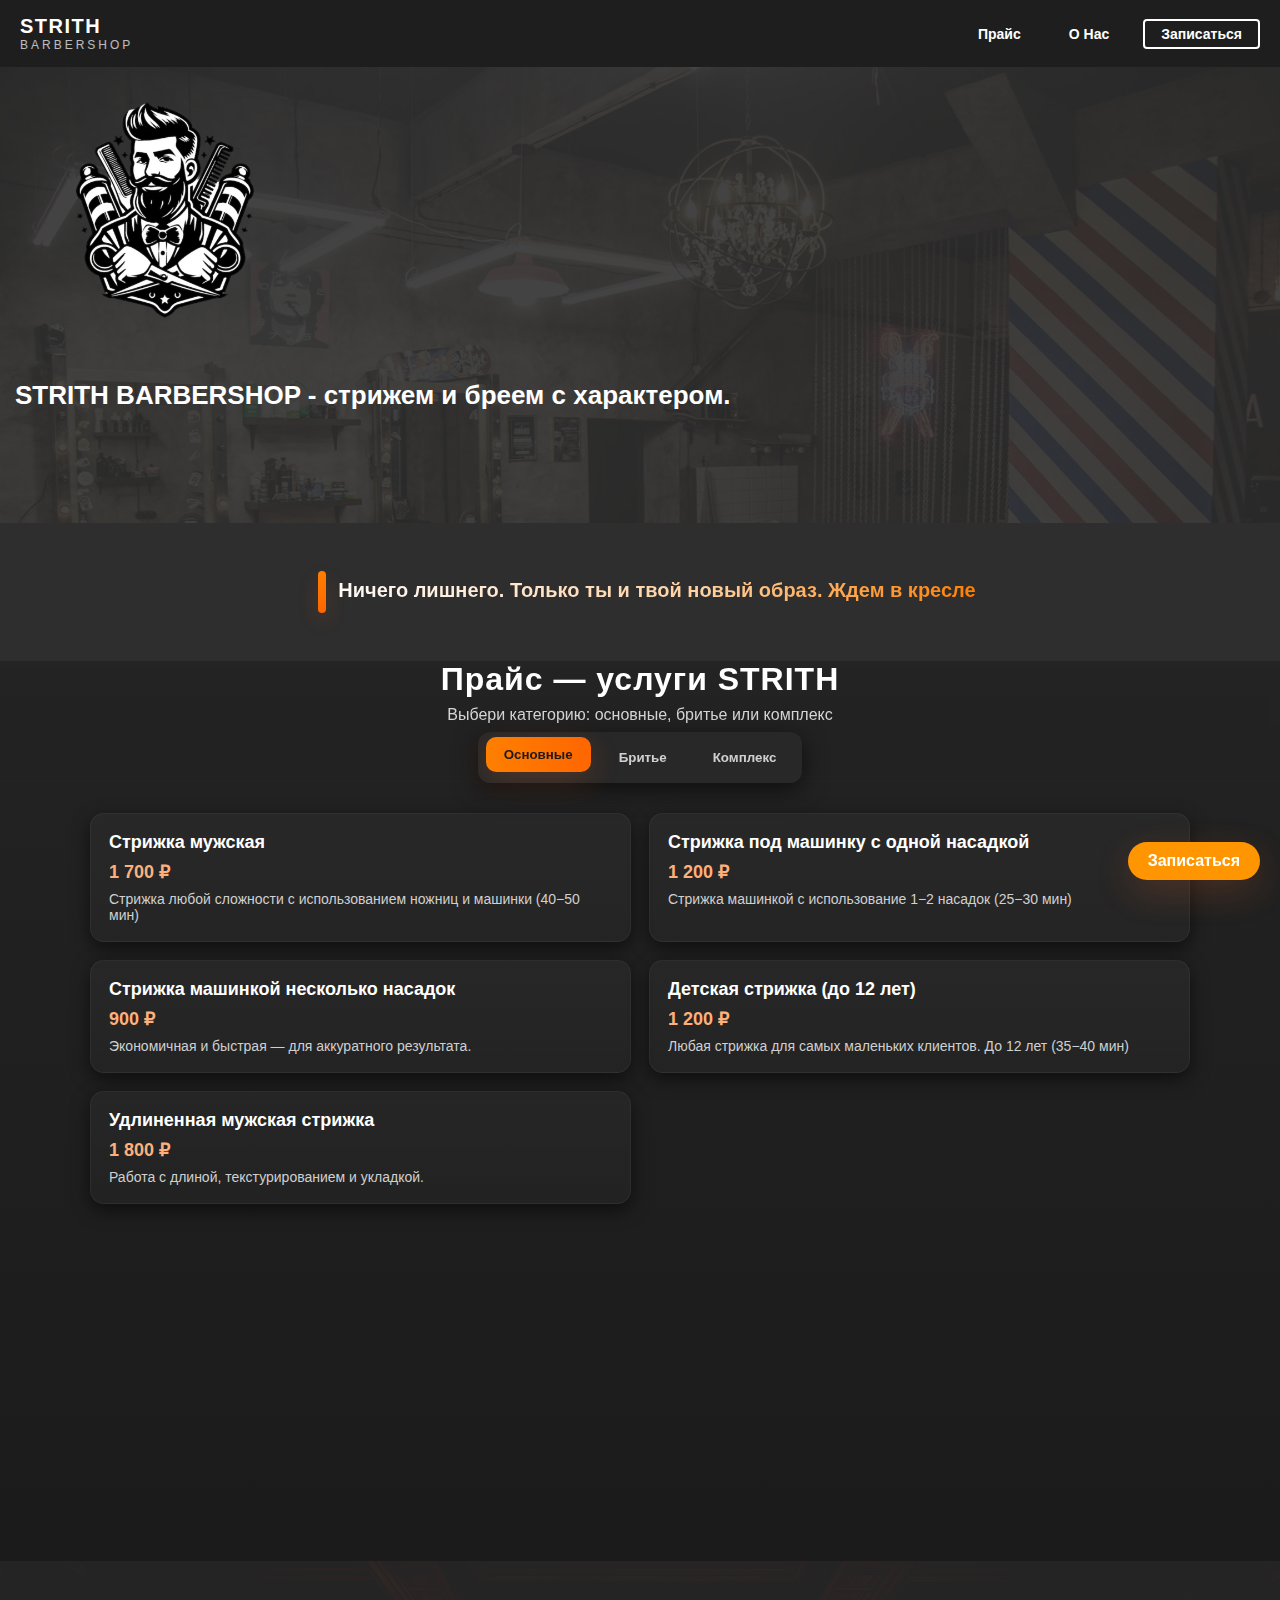
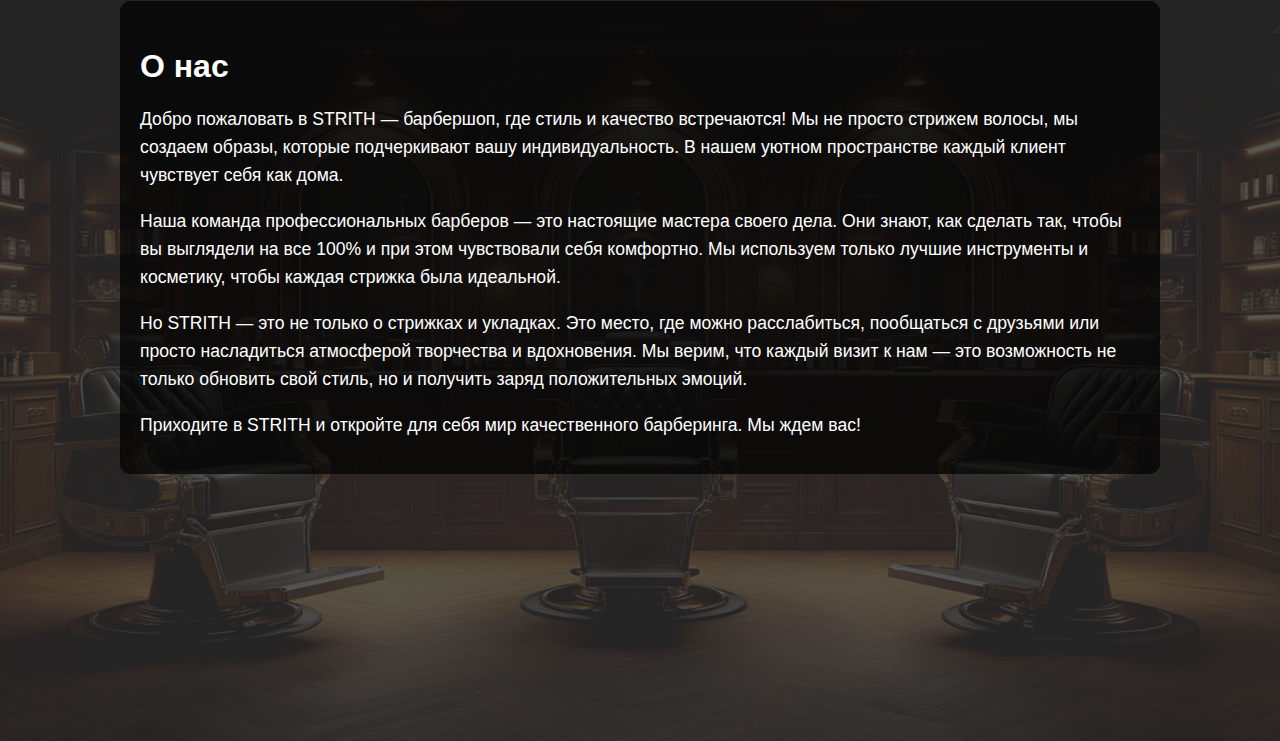
<file: index.html>
<!DOCTYPE html>
<html lang="ru">
<head>
  <meta charset="UTF-8" />
  <meta name="viewport" content="width=device-width, initial-scale=1" />
  <title>STRITH BARBERSHOP</title>
  <link rel="stylesheet" href="style.css" />
</head>
<body>

  <header>
    <div class="logo">
      STRITH
      <small>BARBERSHOP</small>
    </div>
    <nav>
      <a href="#price ">Прайс</a>
      <a href="#about">О Нас</a>
       <a href="book.html" class="booking"id="bookingModal">Записаться</a>
    </nav>
  </header>
<div class="banner">
  <img src="12.jpg" alt="Фон" class="background" />
  <div class="content">
    <img src="222.png" alt="Логотип" class="logo" />
    <div class="text">
      <h1>STRITH BARBERSHOP - стрижем и бреем с характером.</h1>
      <div class="animated-text">
  <p>✂️ Безупречные стрижки.</p>
  <p>🧔 Оформление бороды.</p>
  <p>🥃 Правильная атмосфера и сервис.</p>

</div>

    </div>
    
  </div>
    
</div>
<section class="tagline-block">
  <div class="tagline-wrap">
    <p class="tagline">Ничего лишнего. Только ты и твой новый образ. Ждем в кресле</p>
  </div>
</section>

 <main id="price" class="price-page">
    <section class="price-hero">
      <div class="hero-inner">
        <h1>Прайс — услуги STRITH</h1>
        <p class="subtitle">Выбери категорию: основные, бритье или комплекс</p>

        <div class="tabs" role="tablist" aria-label="Категории услуг">
          <button class="tab-btn active" data-target="main" role="tab" aria-selected="true">Основные</button>
          <button class="tab-btn" data-target="shave" role="tab">Бритье</button>
          <button class="tab-btn" data-target="combo" role="tab">Комплекс</button>
        </div>
      </div>
    </section>

    <section class="price-content">
      <div class="tab-content" id="main">
        <div class="price-grid">
          <article class="service-card">
            <h3>Стрижка мужская</h3>
            <div class="price">1 700 ₽</div>
            <p class="desc">Стрижка любой сложности с использованием ножниц и машинки (40−50 мин)</p>
          </article>

          <article class="service-card">
            <h3>Стрижка под машинку с одной насадкой</h3>
            <div class="price">1 200 ₽</div>
            <p class="desc">Стрижка машинкой с использование 1−2 насадок (25−30 мин)</p>
          </article>

          <article class="service-card">
                        <h3>Стрижка машинкой несколько насадок</h3>
            <div class="price">900 ₽</div>
            <p class="desc">Экономичная и быстрая — для аккуратного результата.</p>
          </article>

          <article class="service-card">
            <h3>Детская стрижка (до 12 лет)</h3>
            <div class="price">1 200 ₽</div>
            <p class="desc">Любая стрижка для самых маленьких клиентов. До 12 лет (35−40 мин)</p>
          </article>

          <article class="service-card">
            <h3>Удлиненная мужская стрижка</h3>
            <div class="price">1 800 ₽</div>
            <p class="desc">Работа с длиной, текстурированием и укладкой.</p>
          </article>
        </div>
      </div>

      <div class="tab-content hidden" id="shave">
        <div class="price-grid">
          <article class="service-card">
            <h3>Моделирование бороды</h3>
            <div class="price">1 100 ₽</div>
            <p class="desc">Придание бороде формы с использованием опасной бритвы. Косметический комплекс по уходу за бородой и кожей (30−40 мин)</p>
          </article>

          <article class="service-card">
            <h3>Стрижка усов и бороды</h3>
            <div class="price">1 000 ₽</div>
            <p class="desc">Подравняем бороду и усы при помощи ножниц и машинки (20-25 мин)</p>
          </article>

          <article class="service-card">
            <h3>Королевское бритьё головы</h3>
            <div class="price">1 700 ₽</div>
            <p class="desc">Полная чистка головы и уход после бритья.</p>
          </article>

          <article class="service-card">
            <h3>Королевское бритьё</h3>
            <div class="price">1 800 ₽</div>
            <p class="desc">Классическое горячее бритьё с применением премиальных средств.</p>
          </article>
        </div>
      </div>

      <div class="tab-content hidden" id="combo">
        <div class="price-grid">
          <article class="service-card">
            <h3>Стрижка отца и сына</h3>
            <div class="price">2 500 ₽</div>
            <p class="desc">60 минут — семейный пакет.</p>
          </article>

          <article class="service-card">
            <h3>Мужская стрижка + камуфляж</h3>
            <div class="price">2 100 ₽</div>
            <p class="desc">60 минут — маскирующие техники и укладка.</p>
          </article>

          <article class="service-card">
            <h3>Стрижка мужская и моделирование бороды</h3>
            <div class="price">2 300 ₽</div>
            <p class="desc">60 минут — полный образ.</p>
          </article>

          <article class="service-card">
            <h3>Стрижка мужская + стрижка усов и бороды</h3>
            <div class="price">2 100 ₽</div>
            <p class="desc">60 минут — полный уход за волосами и бородой.</p>
          </article>

          <article class="service-card">
            <h3>Стрижка друг + друг у одного мастера</h3>
            <div class="price">2 500 ₽</div>
            <p class="desc">Два друга у одного мастера — экономия времени и отличный результат.</p>
          </article>

          <article class="service-card">
            <h3>Моделирование бороды и горячий воск</h3>
            <div class="price">1 500 ₽</div>
            <p class="desc">Сочетание моделирования и горячей депиляции для идеального контура.</p>
          </article>
        </div>
      </div>
    </section>
  </main>

  <!-- фиксированная кнопка записаться -->
 <main id="about" >
 <section class="about-section">
    <div class="about-content">
        <h2>О нас</h2>
        <p>Добро пожаловать в STRITH — барбершоп, где стиль и качество встречаются! Мы не просто стрижем волосы, мы создаем образы, которые подчеркивают вашу индивидуальность. В нашем уютном пространстве каждый клиент чувствует себя как дома.</p>

        <p>Наша команда профессиональных барберов — это настоящие мастера своего дела. Они знают, как сделать так, чтобы вы выглядели на все 100% и при этом чувствовали себя комфортно. Мы используем только лучшие инструменты и косметику, чтобы каждая стрижка была идеальной.</p>

        <p>Но STRITH — это не только о стрижках и укладках. Это место, где можно расслабиться, пообщаться с друзьями или просто насладиться атмосферой творчества и вдохновения. Мы верим, что каждый визит к нам — это возможность не только обновить свой стиль, но и получить заряд положительных эмоций.</p>

        <p>Приходите в STRITH и откройте для себя мир качественного барберинга. Мы ждем вас!</p>
    </div>
</section>
 <a href="book.html" class="floating-book">Записаться</a>
</main>
<script>
  document.querySelectorAll('.tab-btn').forEach(btn=>{
    btn.addEventListener('click', ()=> {
      document.querySelectorAll('.tab-btn').forEach(b=>b.classList.remove('active'));
      btn.classList.add('active');

      const target = btn.dataset.target;
      document.querySelectorAll('.tab-content').forEach(c=>{
        if (c.id === target) c.classList.remove('hidden');
        else c.classList.add('hidden');
      });
    });
  });

  window.addEventListener('DOMContentLoaded', ()=> {
    const first = document.querySelector('.tab-btn');
    if(first) first.click();
  });
</script>
 
</html>
</file>
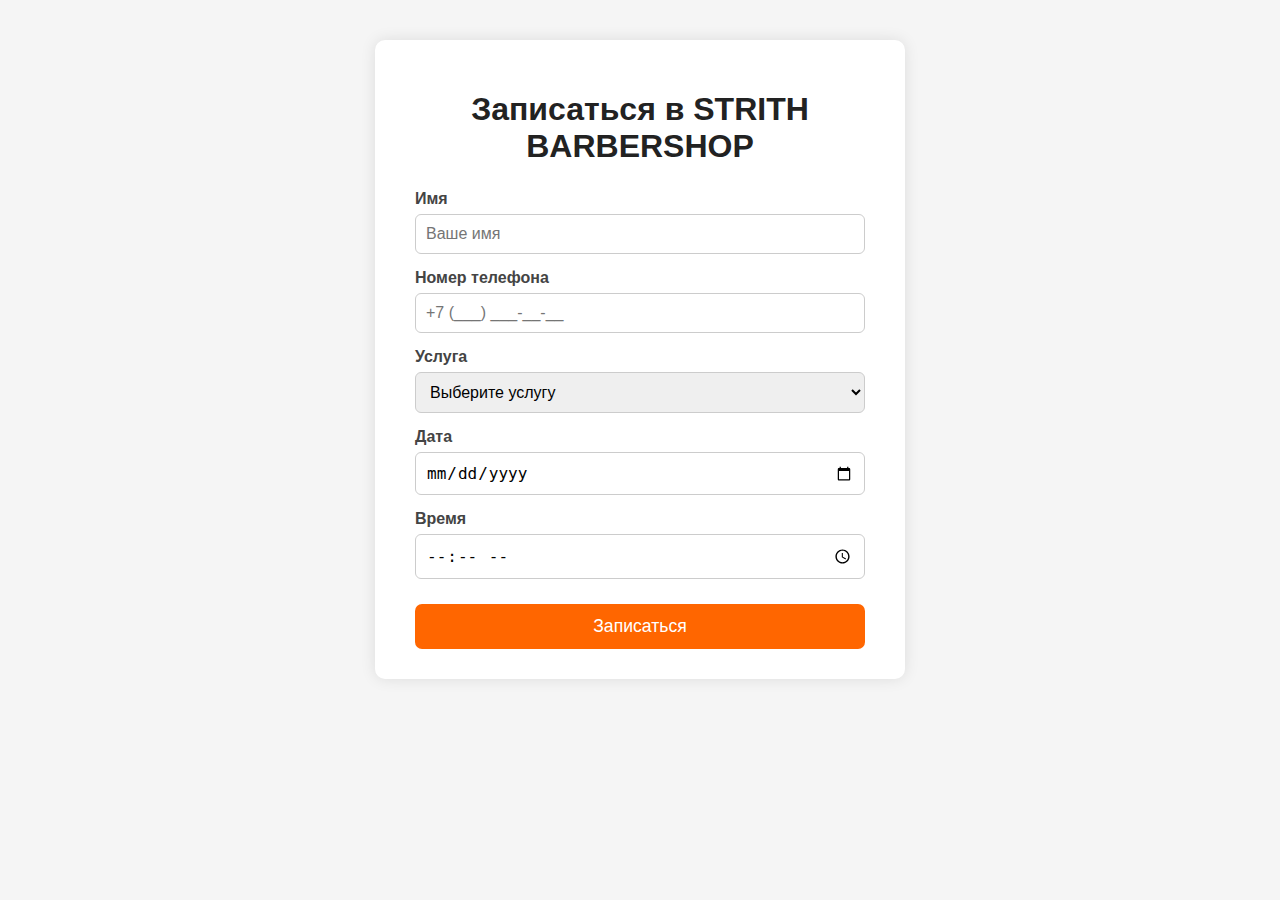
<file: book.html>
<!DOCTYPE html>
<html lang="ru">
<head>
  <meta charset="UTF-8" />
  <meta name="viewport" content="width=device-width, initial-scale=1" />
  <title>Запись в STRITH BARBERSHOP</title>
  <style>
    body {
      font-family: Arial, sans-serif;
      background: #f5f5f5;
      margin: 0;
      padding: 0;
      display: flex;
      justify-content: center;
      align-items: flex-start;
      min-height: 100vh;
    }
    .container {
      background: white;
      padding: 30px 40px;
      margin: 40px;
      border-radius: 10px;
      box-shadow: 0 0 15px rgba(0,0,0,0.1);
      max-width: 450px;
      width: 100%;
    }
    h1 {
      text-align: center;
      margin-bottom: 25px;
      color: #222;
    }
    label {
      display: block;
      margin-top: 15px;
      margin-bottom: 6px;
      font-weight: bold;
      color: #444;
    }
    input[type=text], input[type=tel], select, input[type=date], input[type=time] {
      width: 100%;
      padding: 10px;
      border: 1.8px solid #ccc;
      border-radius: 6px;
      font-size: 1rem;
      box-sizing: border-box;
      transition: border-color 0.3s;
    }
    input[type=text]:focus, input[type=tel]:focus, select:focus, input[type=date]:focus, input[type=time]:focus {
      border-color: #ff6600;
      outline: none;
    }
    button {
      margin-top: 25px;
      width: 100%;
      background-color: #ff6600;
      border: none;
      color: white;
      font-size: 1.1rem;
      padding: 12px;
      border-radius: 7px;
      cursor: pointer;
      transition: background-color 0.3s;
    }
    button:hover {
      background-color: #e65c00;
    }
    .note {
      font-size: 0.85rem;
      color: #888;
      margin-top: 5px;
    }
  </style>
</head>
<body>

<div class="container">
  <h1>Записаться в STRITH BARBERSHOP</h1>
  <form id="bookingForm" action="#" method="POST" autocomplete="off">
    <label for="name">Имя</label>
    <input type="text" id="name" name="name" required placeholder="Ваше имя" />

    <label for="phone">Номер телефона</label>
    <input type="tel" id="phone" name="phone" required placeholder="+7 (___) ___-__-__" pattern="^\+7\s?\(?\d{3}\)?\s?\d{3}[- ]?\d{2}[- ]?\d{2}$" />

    <label for="service">Услуга</label>
    <select id="service" name="service" required>
      <option value="" disabled selected>Выберите услугу</option>
      <option value="Стрижка мужская">Стрижка мужская — 1 700 ₽</option>
      <option value="Стрижка под машинку с одной насадкой">Стрижка под машинку с одной насадкой — 1 200 ₽</option>
      <option value="Стрижка машинкой несколько насадок">Стрижка машинкой нескольо насадок — 900 ₽</option>
      <option value="Детская стрижка (до 12 лет)">Детская стрижка (до 12 лет) — 1 200 ₽</option>
      <option value="Удлиненная мужская стрижка">Удлиненная мужская стрижка — 1 800 ₽</option>
      <option value="Моделирование бороды">Моделирование бороды — 1 100 ₽</option>
      <option value="Стрижка усов и бороды">Стрижка усов и бороды — 1 000 ₽</option>
      <option value="Королевское бритьё головы">Королевское бритьё головы — 1 700 ₽</option>
      <option value="Королевское бритьё">Королевское бритьё — 1 800 ₽</option>
      <option value="Стрижка отца и сына">Стрижка отца и сына — 2 500 ₽</option>
      <option value="Мужская стрижка + камуфляж">Мужская стрижка + камуфляж — 2 100 ₽</option>
      <option value="Стрижка мужская и моделирование бороды">Стрижка мужская и моделирование бороды — 2 300 ₽</option>
      <option value="Стрижка мужская + стрижка усов и бороды">Стрижка мужская + стрижка усов и бороды — 2 100 ₽</option>
      <option value="Стрижка друг + друг у одного мастера">Стрижка друг + друг у одного мастера — 2 500 ₽</option>
      <option value="Моделирование бороды и горячий воск">Моделирование бороды и горячий воск — 1 500 ₽</option>
    </select>

    <label for="date">Дата</label>
    <input type="date" id="date" name="date" required min="" />

    <label for="time">Время</label>
    <input type="time" id="time" name="time" required min="09:00" max="20:00" step="900" />

    <button type="submit">Записаться</button>
  </form>
</div>

<script>
  // Установим минимальную дату - сегодня
  const dateInput = document.getElementById('date');
  const today = new Date().toISOString().split('T')[0];
  dateInput.min = today;

  // Ограничение по времени работы 9:00 - 20:00, шаг 15 минут уже в input

  // Получение параметра service из URL
  function getQueryParam(param) {
    const urlParams = new URLSearchParams(window.location.search);
    return urlParams.get(param);
  }

  const selectedService = getQueryParam('service');
  const serviceSelect = document.getElementById('service');

  if(selectedService) {
    // Попытка выбрать заданную услугу в селекте
    for(let option of serviceSelect.options) {
      if(option.value === selectedService) {
        option.selected = true;
        break;
      }
    }
    // Заблокировать выбор услуги
    serviceSelect.disabled = true;
  }

  // Форма может быть подключена к отправке на сервер (например, AJAX),
  // здесь пример вывода данных в консоль и блокировки отправки

  document.getElementById('bookingForm').addEventListener('submit', function(e) {
    e.preventDefault();
    alert('Спасибо за вашу заявку! Мы с вами свяжемся.');
    // Здесь код отправки данных на сервер
    this.reset();

    // Если нужно, разблокируем выбор услуги после отправки
    if(selectedService) {
      serviceSelect.disabled = false;
      serviceSelect.selectedIndex = 0;
    }
  });
</script>

</body>
</html>
</file>
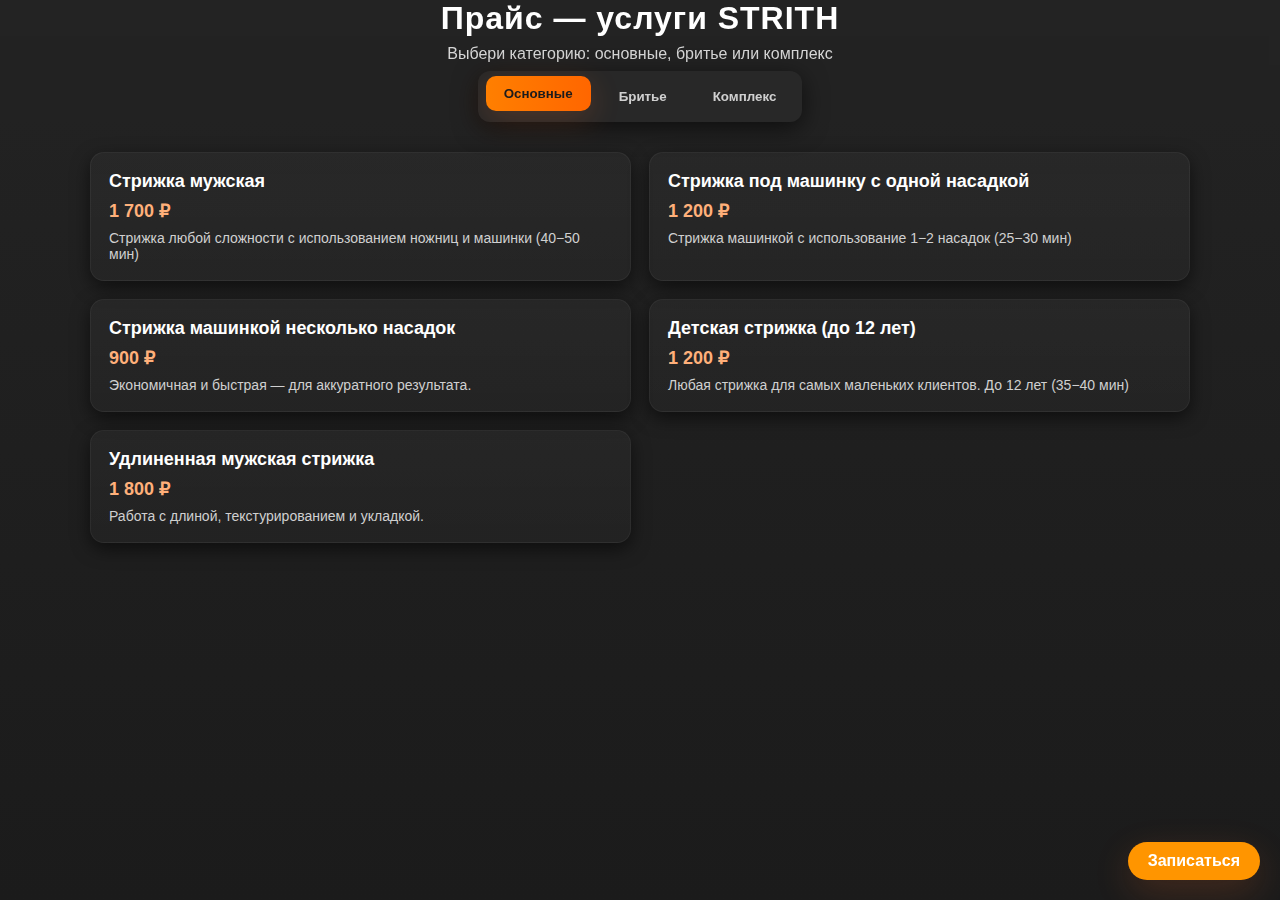
<file: price.html>
<!DOCTYPE html>
<html lang="ru">
<head>
  <meta charset="UTF-8" />
  <meta name="viewport" content="width=device-width, initial-scale=1" />
  <title>STRITH BARBERSHOP — Прайс</title>
  <link rel="stylesheet" href="style.css" />
</head>
<body>
 

  <main class="price-page">
    <section class="price-hero">
      <div class="hero-inner">
        <h1>Прайс — услуги STRITH</h1>
        <p class="subtitle">Выбери категорию: основные, бритье или комплекс</p>

        <div class="tabs" role="tablist" aria-label="Категории услуг">
          <button class="tab-btn active" data-target="main" role="tab" aria-selected="true">Основные</button>
          <button class="tab-btn" data-target="shave" role="tab">Бритье</button>
          <button class="tab-btn" data-target="combo" role="tab">Комплекс</button>
        </div>
      </div>
    </section>

    <section class="price-content">
      <div class="tab-content" id="main">
        <div class="price-grid">
          <article class="service-card">
            <h3>Стрижка мужская</h3>
            <div class="price">1 700 ₽</div>
            <p class="desc">Стрижка любой сложности с использованием ножниц и машинки (40−50 мин)</p>
          </article>

          <article class="service-card">
            <h3>Стрижка под машинку с одной насадкой</h3>
            <div class="price">1 200 ₽</div>
            <p class="desc">Стрижка машинкой с использование 1−2 насадок (25−30 мин)</p>
          </article>

          <article class="service-card">
            <h3>Стрижка машинкой несколько насадок</h3>
            <div class="price">900 ₽</div>
            <p class="desc">Экономичная и быстрая — для аккуратного результата.</p>
          </article>

          <article class="service-card">
            <h3>Детская стрижка (до 12 лет)</h3>
            <div class="price">1 200 ₽</div>
            <p class="desc">Любая стрижка для самых маленьких клиентов. До 12 лет (35−40 мин)</p>
          </article>

          <article class="service-card">
            <h3>Удлиненная мужская стрижка</h3>
            <div class="price">1 800 ₽</div>
            <p class="desc">Работа с длиной, текстурированием и укладкой.</p>
          </article>
        </div>
      </div>

      <div class="tab-content hidden" id="shave">
        <div class="price-grid">
          <article class="service-card">
            <h3>Моделирование бороды</h3>
            <div class="price">1 100 ₽</div>
            <p class="desc">Придание бороде формы с использованием опасной бритвы. Косметический комплекс по уходу за бородой и кожей (30−40 мин)</p>
          </article>

          <article class="service-card">
            <h3>Стрижка усов и бороды</h3>
            <div class="price">1 000 ₽</div>
            <p class="desc">Подравняем бороду и усы при помощи ножниц и машинки (20-25 мин)</p>
          </article>

          <article class="service-card">
            <h3>Королевское бритьё головы</h3>
            <div class="price">1 700 ₽</div>
            <p class="desc">Полная чистка головы и уход после бритья.</p>
          </article>

          <article class="service-card">
            <h3>Королевское бритьё</h3>
            <div class="price">1 800 ₽</div>
            <p class="desc">Классическое горячее бритьё с применением премиальных средств.</p>
          </article>
        </div>
      </div>

      <div class="tab-content hidden" id="combo">
        <div class="price-grid">
          <article class="service-card">
            <h3>Стрижка отца и сына</h3>
            <div class="price">2 500 ₽</div>
            <p class="desc">60 минут — семейный пакет.</p>
          </article>

          <article class="service-card">
            <h3>Мужская стрижка + камуфляж</h3>
            <div class="price">2 100 ₽</div>
            <p class="desc">60 минут — маскирующие техники и укладка.</p>
          </article>

          <article class="service-card">
            <h3>Стрижка мужская и моделирование бороды</h3>
            <div class="price">2 300 ₽</div>
            <p class="desc">60 минут — полный образ.</p>
          </article>

          <article class="service-card">
            <h3>Стрижка мужская + стрижка усов и бороды</h3>
            <div class="price">2 100 ₽</div>
            <p class="desc">60 минут — полный уход за волосами и бородой.</p>
          </article>

          <article class="service-card">
            <h3>Стрижка друг + друг у одного мастера</h3>
            <div class="price">2 500 ₽</div>
            <p class="desc">Два друга у одного мастера — экономия времени и отличный результат.</p>
          </article>

          <article class="service-card">
            <h3>Моделирование бороды и горячий воск</h3>
            <div class="price">1 500 ₽</div>
            <p class="desc">Сочетание моделирования и горячей депиляции для идеального контура.</p>
          </article>
        </div>
      </div>
    </section>
  </main>

  <a href="index.html#book" class="floating-book">Записаться</a>

<script>
  // табы
  document.querySelectorAll('.tab-btn').forEach(btn=>{
    btn.addEventListener('click', ()=> {
      document.querySelectorAll('.tab-btn').forEach(b=>b.classList.remove('active'));
      btn.classList.add('active');

      const target = btn.dataset.target;
      document.querySelectorAll('.tab-content').forEach(c=>{
        if (c.id === target) c.classList.remove('hidden'); else c.classList.add('hidden');
      });
    });
  });
 
</script>
</body>
</html>
</file>
<file: style.css>
body {
  margin: 0;
  background-color: #2e2e2e;
  font-family: 'Montserrat', sans-serif;
  color: white;
  height: 100vh;
  overflow-x: hidden;
}

/* Фиксированный header с адаптивными отступами */
header {
  position: fixed;
  top: 0; left: 0; right: 0;
  display: flex;
  justify-content: space-between;
  align-items: center;
  padding: 15px 20px;
  background-color: #1e1e1e;
  backdrop-filter: blur(8px);
  -webkit-backdrop-filter: blur(8px);
  box-sizing: border-box;
  user-select: none;
  z-index: 1000;
}

/* Логотип с уменьшенным шрифтом и улучшенной читаемостью */
.logo {
  display: flex;
  flex-direction: column;
  font-weight: 700;
  font-size: 20px;
  line-height: 1.1;
  cursor: default;
  letter-spacing: 1.5px;
}

.logo small {
  font-size: 12px;
  font-weight: 400;
  letter-spacing: 3px;
  margin-top: 2px;
  opacity: 0.7;
  text-transform: uppercase;
}

/* Навигация — выравнивание по центру и компактный отступ */
nav {
  display: flex;
  gap: 20px;
  font-weight: 600;
  font-size: 14px;
  align-items: center;
}

/* Ссылки навигации оптимизированы для тача */
nav a {
  color: white;
  text-decoration: none;
  padding: 6px 14px;
  border-radius: 4px;
  transition: background-color 0.3s ease, color 0.3s ease;
  user-select: none;
  white-space: nowrap;
}

nav a:hover {
  background-color: #ff7f00;
  color: #2e2e2e;
}

/* Специальный стиль для кнопки записи */
nav a.booking {
  border: 2px solid white;
  padding: 5px 16px;
  border-radius: 4px;
  font-weight: 700;
  transition: background-color 0.3s ease, color 0.3s ease, border-color 0.3s ease;
}

nav a.booking:hover {
  background-color: white;
  color: #2e2e2e;
  border-color: #ff7f00;
}

/* Баннер с адаптивной высотой и контентом */
.banner {
  position: relative;
  width: 100%;
  height: auto;
  overflow: hidden;
  color: white;
  font-family: Arial, sans-serif;
  margin-top: 60px; /* Отступ под фиксированным меню */
  padding: 0 15px;
}

/* Фоновое изображение с прозрачностью и адаптивной высотой */
.banner img.background {
  width: 100%;
  height: auto;
  object-fit: cover;
  opacity: 0.1;
  position: absolute;
  top: 0;
  left: 0;
  z-index: 1;
}

/* Контент баннера — вертикальный стэк и выравнивание */
.banner .content {
  position: relative;
  z-index: 2;
  display: flex;
  flex-direction: column;
  align-items: flex-start;
  padding-left: 0;
}

/* Логотип в баннере с ограничением по ширине */
.banner .content img.logo {
  width: 100%;
  max-width: 300px;
  height: auto;
  margin-bottom: 20px;
  margin-right: 0;
}

/* Текст с адаптивным размером и шириной */
.banner .content .text {
  width: 100%;
  max-width: 100%;
  font-weight: 400;
}

/* Заголовок и параграфы — читаемые размеры */
.banner .content .text h1 {
  margin: 0 0 25px 0;
  font-size: 26px;
  line-height: 1.2;
  color: #ffffff;
}

.banner .content .text p {
  margin: 5px 0;
  font-size: 16px;
  line-height: 1.5;
}

/* Кнопка записи — большая, удобная для нажатия */
.btn-signup {
  margin-top: 30px;
  padding: 12px 25px;
  font-size: 16px;
  color: #fff;
  background-color: #ff6600;
  border: none;
  border-radius: 7px;
  cursor: pointer;
  width: 100%;
  max-width: 320px;
  transition: background-color 0.3s ease, transform 0.3s ease;
}

.btn-signup:hover {
  background-color: #e65c00;
  transform: translateY(-3px);
  box-shadow: 0 6px 12px rgba(230, 92, 0, 0.3);
}

/* Анимация текста - простая, читаемая на маленьком экране */
.animated-text p {
  font-size: 20px;
  margin: 20px 10px 40px 10px;
  opacity: 0;
  transform: translateY(20px);
  animation: fadeInUp 0.6s forwards;
}

.animated-text p:nth-child(1) {
  animation-delay: .2s; 
}
.animated-text p:nth-child(2) {
  animation-delay: .5s; 
}
.animated-text p:nth-child(3) {
  animation-delay: .8s; 
}

/* Медиа-запрос для телефонов */
@media (max-width: 480px) {
  header {
    padding: 15px 20px;
  }
  .logo {
    font-size: 20px;
    letter-spacing: 1.5px;
  }
  nav {
    gap: 15px;
    font-size: 14px;
  }
  nav a {
    padding: 6px 12px;
  }
  .banner {
    margin-top: 50px;
    padding: 0 10px;
  }
  .banner .content {
    flex-direction: column;
    align-items: center;
    padding-left: 0;
  }
  .banner .content img.logo {
    max-width: 280px;
    margin-bottom: 20px;
    margin-right: 0;
  }
  .banner .content .text h1 {
    font-size: 22px;
    margin-bottom: 25px;
    text-align: center;
  }
  .banner .content .text p {
    font-size: 14px;
    text-align: center;
  }
  .btn-signup {
    width: 100%;
    max-width: 320px;
    font-size: 16px;
    padding: 12px 25px;
  }
  .animated-text p {
    font-size: 18px;
    margin: 15px 10px 30px 10px;
  }
}

/* ====== Прайс-страница ====== */
.price-page { 
    padding-top: calc(80px + (120 -80) * ((100vw -320px) / (1600 -320))); 
    min-height:100vh; 
    background: linear-gradient(180deg,#232323, #1b1b1b); 
    color:#fff; 
}

.price-hero {
    padding: calc(20px + (40 -20) * ((100vw -320px) / (1600 -320))) calc(15px + (30 -15) * ((100vw -320px) / (1600 -320))); /* Адаптивные отступы */
    display:flex; 
    justify-content:center; 
    align-items:center; 
    backdrop-filter: blur(4px);
}
.price-hero .hero-inner { 
    max-width :1100px; 
    width :100%; 
    text-align:center; 
}
.price-hero h1 { 
    margin :0; 
    font-size :calc(24px + (36 -24) * ((100vw -320px) / (1600 -320))); /* Адаптивный размер шрифта */ 
    letter-spacing :1px; 
}
.price-hero .subtitle { 
    margin :8px auto; 
    color :#d6d6d6; 
}

/* Табы */
.tabs { display: inline-flex; gap: 10px; background: rgba(255,255,255,0.03); padding: 8px; border-radius: 12px; box-shadow: 0 6px 24px rgba(0,0,0,0.6); }
.tab-btn {
  background: transparent;
  border: none;
  color: #d0d0d0;
  padding: 10px 18px;
  border-radius: 10px;
  cursor: pointer;
  font-weight: 700;
  transition: all .25s ease;
}
.tab-btn.active {
  background: linear-gradient(90deg,#ff7f00,#ff6600);
  color: #1b1b1b;
  transform: translateY(-3px);
  box-shadow: 0 8px 30px rgba(255,110,40,0.18);
}

/* Контент прайса */
.price-content { max-width: 1100px; margin: 30px auto 80px; padding: 0 20px; }
.price-grid { display: grid; grid-template-columns: repeat(2, 1fr); gap: 18px; }
.service-card {
  background: linear-gradient(180deg, rgba(255,255,255,0.03), rgba(255,255,255,0.02));
  border: 1px solid rgba(255,255,255,0.05);
  padding: 18px;
  border-radius: 14px;
  transition: transform .25s ease, box-shadow .25s ease;
  box-shadow: 0 6px 18px rgba(0,0,0,0.55);
}
.service-card:hover {
  transform: translateY(-8px);
  box-shadow: 0 18px 40px rgba(0,0,0,0.65);
}
.service-card h3 { margin: 0 0 8px 0; font-size: 18px; color: #fff; }
.service-card .price { font-weight: 800; color: #ffb07a; font-size: 18px; margin-bottom: 8px; }
.service-card .desc { margin: 0; color: #d0d0d0; font-size: 14px; }

/* скрытые табы */
.hidden { display: none; }

/* фиксированная кнопка записаться */
.floating-book {
  position: fixed;
  right: 28px;
  bottom: 28px;
  background: linear-gradient(90deg,#ff7f00,#ff6600);
  color: #1b1b1b;
  padding: 14px 22px;
  border-radius: 8px;
  text-decoration: none;
  font-weight: 800;
  box-shadow: 0 12px 36px rgba(255,110,40,0.18);
  transition: transform .18s ease;
  z-index: 1200;
}
.floating-book:hover { transform: translateY(-6px); }

/* адаптив */
@media (max-width: 900px) {
  .price-grid { grid-template-columns: 1fr; }
  .price-hero h1 { font-size: 26px; }
  .tabs { gap: 8px; padding: 6px; }
}
.tagline-block{ width:100%; padding:48px 20px; box-sizing:border-box; display:flex; justify-content:center; background:transparent; }
.tagline-wrap{ max-width:1100px; width:100%; display:flex; justify-content:center; }
.tagline{ margin:0; font-size:20px; font-weight:700; color:transparent;
  background:linear-gradient(90deg,#fff 0%,#ffd0a0 60%,#ff7f00 100%);
  -webkit-background-clip:text; background-clip:text; position:relative; padding-left:14px; animation:fadeInUp .9s both;
}
.tagline::before{ content:""; width:8px; height:42px; display:inline-block; margin-right:12px; border-radius:6px;
  background:linear-gradient(180deg,#ff7f00,#ff6600); box-shadow:0 8px 20px rgba(255,110,40,0.18); vertical-align:middle;}
@media(max-width:900px){ .tagline{ font-size:18px } .tagline::before{ height:34px; width:6px; margin-right:10px; } }
.about-section {
    position: relative;
    display: flex;
    flex-direction: column;
    align-items: center;
    padding: 40px;
    color: white;
    height: 700px; /* Увеличиваем высоту секции */
}

.about-section::before {
    content: ""; /* Создаем пустой контент для псевдоэлемента */
    position: absolute; /* Абсолютное позиционирование */
    top: 0;
    left: 0;
    right: 0;
    bottom: 0;
    background-image: url('5.jpg'); /* Фоновое изображение */
    background-size: cover; /* Заполнение фона */
    background-position: center; /* Центрирование изображения */
    opacity: 0.2; /* Уровень прозрачности (20%) */
    z-index: -1; /* Помещаем псевдоэлемент позади текста */
}

.about-content {
    max-width: 1000px; /* Максимальная ширина блока с текстом */
    background-color: rgba(0, 0, 0, 0.7); /* Полупрозрачный черный фон для текста */
    padding: 20px;
    border-radius: 10px;
}

.about-content h2 {
    font-size: 2em; /* Размер заголовка */
    margin-bottom: 20px; /* Отступ снизу */
}


.about-content p {
    font-size: 1.1em; /* Размер текста */
    line-height: 1.6; /* Межстрочный интервал */
    margin-bottom: 15px; /* Отступ между абзацами */
}
.modal {
  position: fixed; top: 0; left: 0; width: 100%; height: 100%;
  background: rgba(0,0,0,0.5); display: flex; justify-content: center; align-items: center;
  z-index: 1000;
}
.modal-content {
  background: #fff; padding: 20px; border-radius: 8px; width: 300px; position: relative;
}
.hidden { display: none; }
.close {
  position: absolute; top: 10px; right: 15px; font-size: 24px;
  cursor: pointer;
}
.floating-book {
  position: fixed; bottom: 20px; right: 20px;
  background: #ff9500; color: #fff; padding: 10px 20px; border-radius: 25px;
  text-decoration: none; font-weight: bold;
}
</file>
